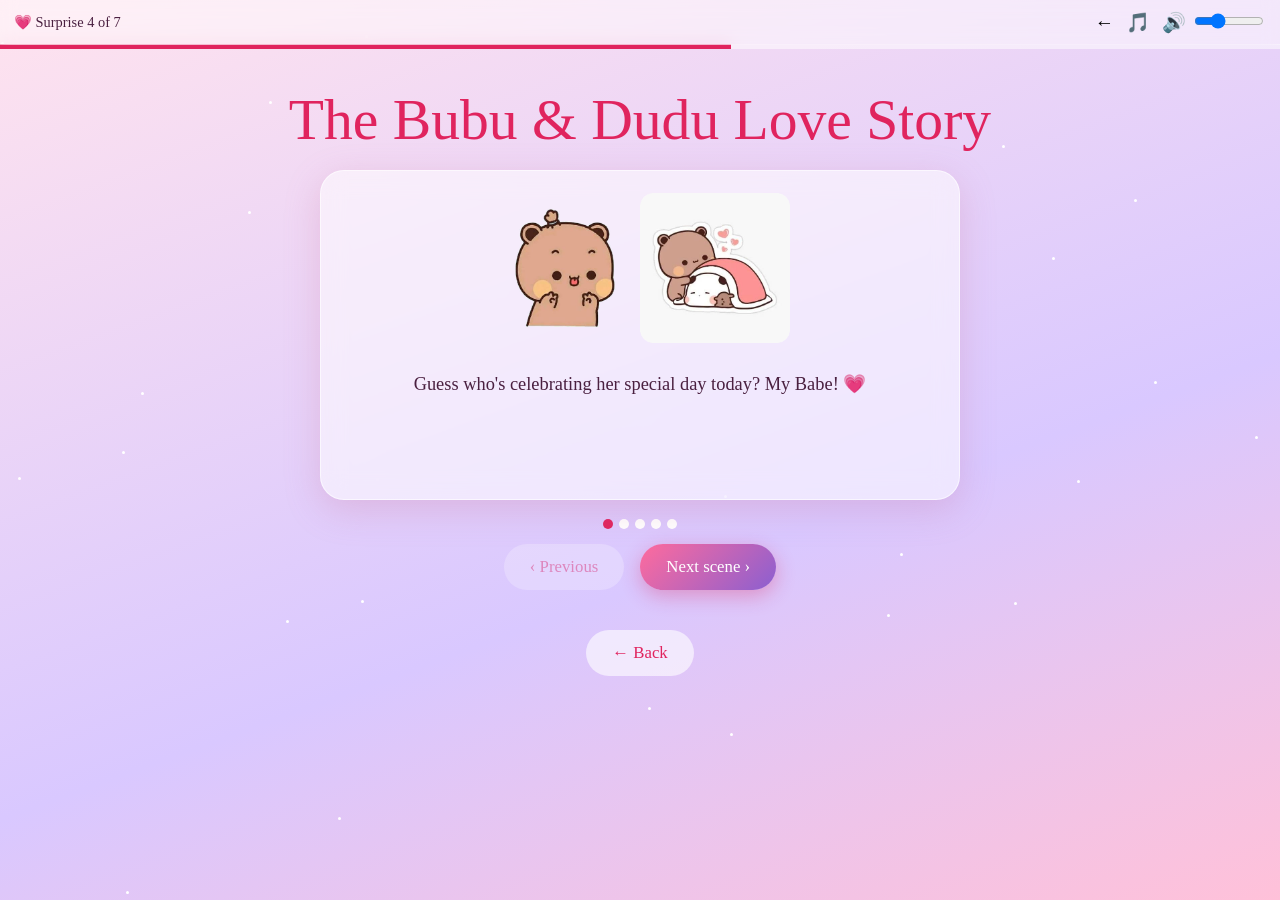
<file: babe-birthday(Nidhi)/b/bubu-dudu.html>
<!DOCTYPE html><html lang="en"><head><meta charset="utf-8"><meta name="viewport" content="width=device-width,initial-scale=1"><title>Bubu & Dudu</title><link rel="stylesheet" href="css/style.css"></head><body data-page="bubu-dudu" class=""><main><h1>The Bubu &amp; Dudu Love Story</h1><div id="scene" class="glass scene"></div><div class="dots" id="dots"></div><button id="prev" class="btn ghost">‹ Previous</button><button id="next" class="btn">Next scene ›</button><div class="nav"><button class="btn ghost" data-go="love-letter">← Back</button><button id="cont" class="btn glow hidden" data-go="birthday-cake">Let's Celebrate Your Birthday! 🎂</button></div></main><script src="js/main.js"></script><script src="js/animations.js"></script></body></html>
</file>
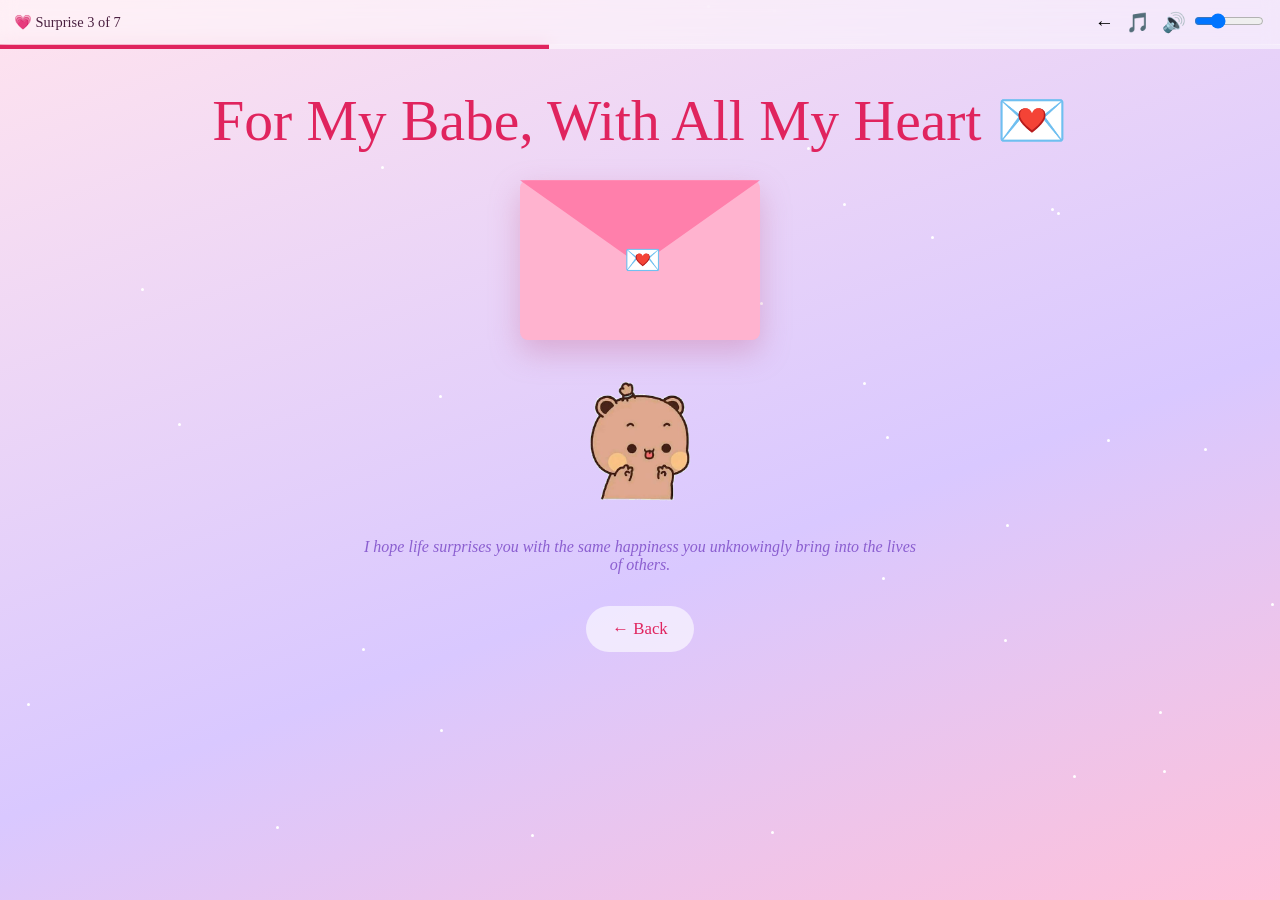
<file: babe-birthday(Nidhi)/b/love-letter.html>
<!DOCTYPE html><html lang="en"><head><meta charset="utf-8"><meta name="viewport" content="width=device-width,initial-scale=1"><title>Love Letter</title><link rel="stylesheet" href="css/style.css"></head><body data-page="love-letter" class=""><main><h1>For My {{nick}}, With All My Heart 💌</h1><button id="env" class="env" aria-label="Open the envelope"><span class="flap"></span><span class="seal">💌</span></button><div id="letter" class="letter hidden"></div><div data-sticker="bubu-heart.png" data-alt="Bubu holding a heart"></div><p class="quote">I hope life surprises you with the same happiness you unknowingly bring into the lives of others.</p><div class="nav"><button class="btn ghost" data-go="memories">← Back</button><button id="cont" class="btn glow hidden" data-go="bubu-dudu">There's Another Surprise, Babe! ✨</button></div></main><script src="js/main.js"></script><script src="js/animations.js"></script></body></html>
</file>
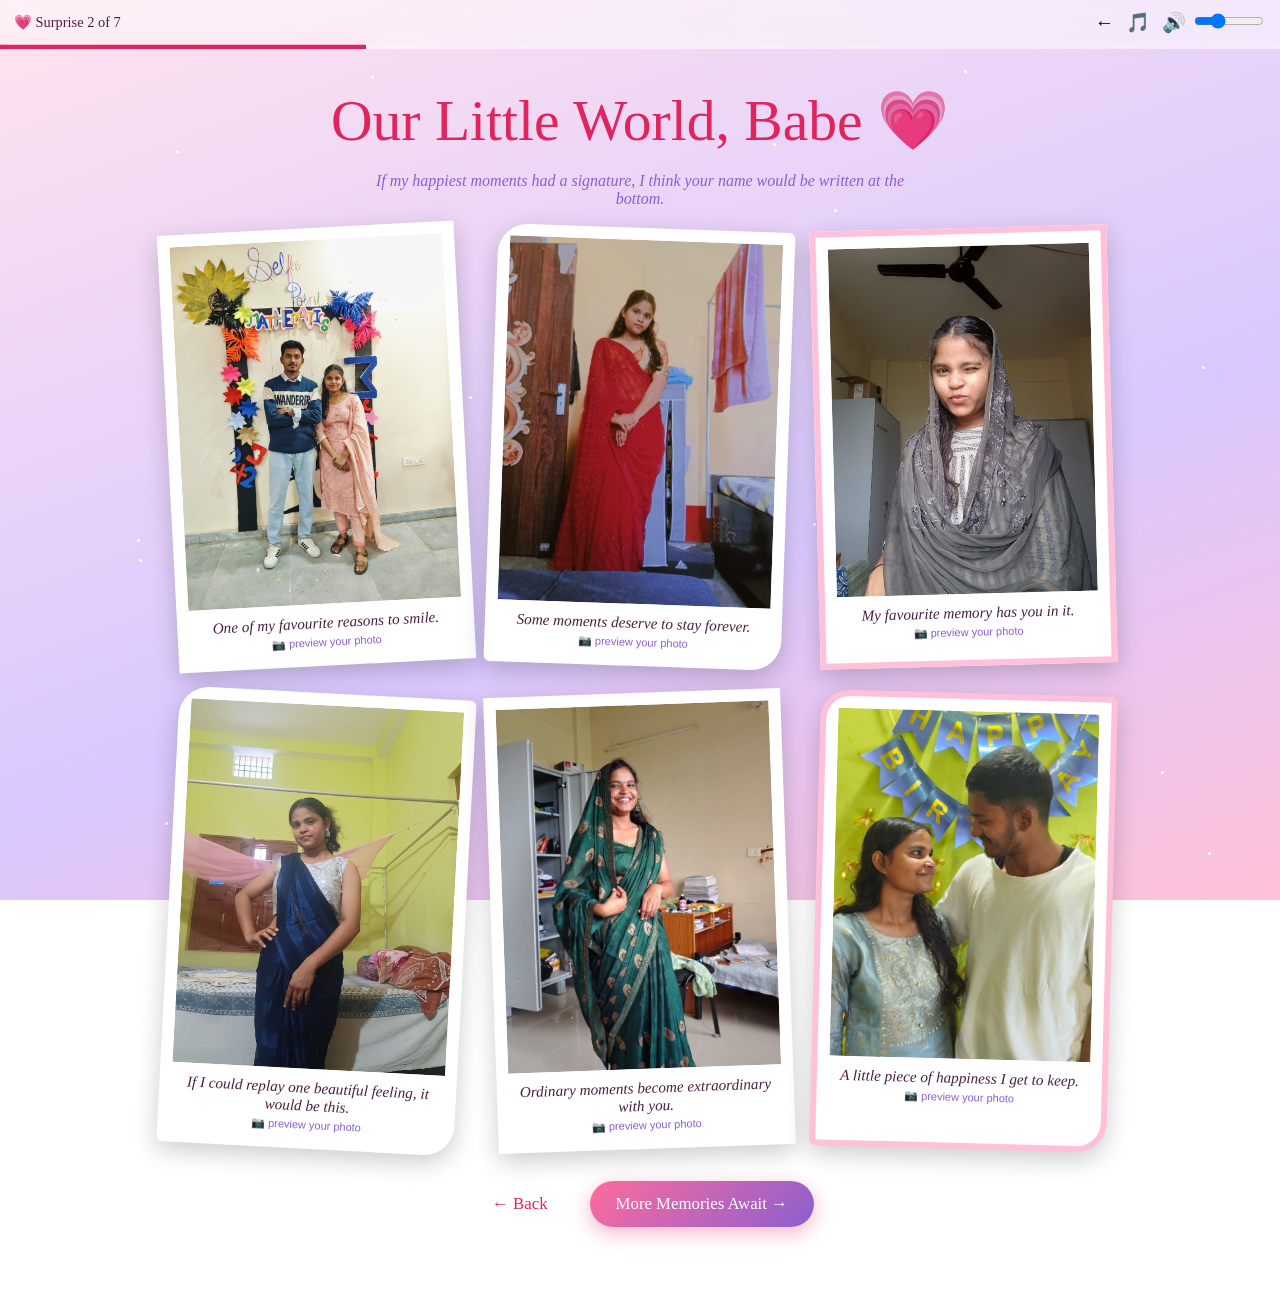
<file: babe-birthday(Nidhi)/b/memories.html>
<!DOCTYPE html><html lang="en"><head><meta charset="utf-8"><meta name="viewport" content="width=device-width,initial-scale=1"><title>Memories</title><link rel="stylesheet" href="css/style.css"></head><body data-page="memories" class=""><main><h1>Our Little World, {{nick}} 💗</h1><p class="quote">If my happiest moments had a signature, I think your name would be written at the bottom.</p><div id="grid" class="grid"></div><div class="nav"><button class="btn ghost" data-go="index">← Back</button><button id="cont" class="btn glow" data-go="love-letter">More Memories Await →</button></div></main><script src="js/main.js"></script><script src="js/animations.js"></script></body></html>
</file>
<file: babe-birthday(Nidhi)/b/css/style.css>
:root{--pink:#ffc1d9;--baby:#ffe3ee;--cream:#fff8f0;--lav:#d9c8ff;--rose:#e0245e;--purple:#8b5fd0;--ink:#4a2040}
*{box-sizing:border-box}html,body{margin:0;min-height:100%}
body{font-family:Georgia,'Times New Roman',serif;color:var(--ink);background:linear-gradient(160deg,var(--baby),var(--lav) 60%,var(--pink));background-attachment:fixed;overflow-x:hidden;animation:pg .8s ease}
@keyframes pg{from{opacity:0;transform:translateY(14px)}}body.leave{opacity:0;transition:.45s}
h1,h2,.script{font-family:'Brush Script MT','Segoe Script',cursive;color:var(--rose);font-weight:400}
h1{font-size:clamp(2rem,7vw,3.6rem);margin:.3em 0}h2{font-size:clamp(1.8rem,6vw,2.8rem);margin:.3em 0}
main{position:relative;z-index:2;max-width:980px;margin:auto;padding:70px 18px 60px;text-align:center}
.glass{background:rgba(255,255,255,.55);backdrop-filter:blur(12px);border:1px solid #fff9;border-radius:24px;box-shadow:0 10px 35px #c9709a44;padding:22px;margin:16px auto;max-width:640px;line-height:1.7}
.btn{font:inherit;font-size:1.05rem;border:0;border-radius:99px;padding:13px 26px;margin:8px;cursor:pointer;color:#fff;background:linear-gradient(135deg,#ff6b9d,var(--purple));box-shadow:0 6px 20px #e0245e55;text-decoration:none;display:inline-block;transition:.2s}
.btn:hover{transform:translateY(-3px) scale(1.04)}.btn.ghost{background:#fff9;color:var(--rose);box-shadow:none}.btn:disabled{opacity:.4}
.btn.glow{animation:glow 1.6s infinite}@keyframes glow{50%{box-shadow:0 0 30px 8px #ff6b9d99}}
:focus-visible{outline:3px solid var(--purple);outline-offset:3px}
.hidden{display:none!important}.fade{animation:pg .9s ease both}
#bg{position:fixed;inset:0;z-index:1;pointer-events:none;overflow:hidden}
.fl{position:absolute;bottom:-40px;animation:up linear forwards}@keyframes up{to{transform:translateY(-115vh) rotate(40deg);opacity:0}}
.st{position:absolute;width:3px;height:3px;background:#fff;border-radius:50%;animation:tw 2s infinite alternate}@keyframes tw{to{opacity:.1}}
.fall{position:absolute;top:-30px;animation:dn linear forwards}@keyframes dn{to{transform:translateY(110vh) rotate(500deg)}}
#hud{position:fixed;top:0;left:0;right:0;z-index:20;display:flex;justify-content:space-between;align-items:center;padding:10px 14px;background:#fff7;backdrop-filter:blur(8px);font-size:.9rem}
#hud button{border:0;background:none;font-size:1.2rem;cursor:pointer}#hud input{width:70px}
.bar{height:5px;background:#fff8;position:fixed;top:44px;left:0;right:0;z-index:20}.bar i{display:block;height:100%;background:var(--rose);transition:width .8s}
.nav{display:flex;justify-content:center;flex-wrap:wrap;margin-top:24px}
.sticker{width:150px;height:150px;object-fit:contain;animation:bob 3s ease-in-out infinite;cursor:pointer}
.ph{display:inline-flex;align-items:center;justify-content:center;text-align:center;width:150px;height:150px;border:2px dashed var(--purple);border-radius:20px;background:#fff8;font:12px sans-serif;padding:8px;animation:bob 3s ease-in-out infinite;cursor:pointer}
@keyframes bob{50%{transform:translateY(-12px) rotate(3deg)}}.pop{animation:pop .5s}@keyframes pop{50%{transform:scale(1.35) rotate(-8deg)}}
.env{position:relative;width:240px;height:160px;margin:26px auto;background:#ffb3cf;border-radius:8px;cursor:pointer;box-shadow:0 12px 30px #c9709a66;border:0;display:block;transition:.3s}
.env .flap{position:absolute;top:0;left:0;right:0;height:85px;background:#ff7fab;clip-path:polygon(0 0,100% 0,50% 100%);transform-origin:top;transition:transform .8s;z-index:2}
.env .seal{position:absolute;left:calc(50% - 16px);top:62px;z-index:3;font-size:30px;transition:.4s}
.env.open .flap{transform:rotateX(180deg);z-index:0}.env.open .seal{opacity:0}.env.open{transform:scale(.85)}
.grid{display:grid;grid-template-columns:repeat(auto-fit,minmax(230px,1fr));gap:26px;margin-top:20px}
.pol{background:#fff;padding:12px 12px 16px;box-shadow:0 8px 24px #0003;transition:.4s;position:relative;transform:rotate(var(--r))}
.pol:nth-child(even){border-radius:30px 6px 30px 6px}.pol:nth-child(3n){border:6px solid var(--pink)}
.pol:hover,.pol:focus-within{transform:rotate(0) scale(1.05);z-index:3}
.pol .im{overflow:hidden;aspect-ratio:3/4;background:var(--baby)}.pol img{width:100%;height:100%;object-fit:cover;transition:.6s;display:block}.pol:hover img{transform:scale(1.1)}
.pol p{margin:10px 0 0;font-style:italic;font-size:.95rem}.pol .pick{font:11px sans-serif;cursor:pointer;color:var(--purple)}
.letter{background:#fffaf0;max-width:660px;margin:20px auto;padding:30px 24px;text-align:left;border-radius:6px;box-shadow:0 10px 30px #8a5a3b33;font-size:1.1rem;line-height:1.8;min-height:120px}
.letter p{margin:0 0 .9em;animation:pg .8s both}
.quote{font-style:italic;color:var(--purple);margin:18px auto;max-width:560px}
.scene{min-height:330px}.scene .cap{font-size:1.15rem}
.dots span{display:inline-block;width:10px;height:10px;border-radius:50%;background:#fff;margin:3px}.dots .on{background:var(--rose)}
.cake{position:relative;width:260px;margin:30px auto 0;height:230px}
.cake .ly{position:absolute;left:50%;transform:translateX(-50%);border-radius:14px;background:linear-gradient(#ffd1e3,#ff9fc4);border-bottom:10px solid #fff;box-shadow:inset 0 -8px #ff7fab}
.l1{width:240px;height:60px;bottom:0}.l2{width:180px;height:55px;bottom:62px;background:linear-gradient(#e9d5ff,#c9a8ff)!important}.l3{width:120px;height:50px;bottom:120px}
.cake.cut .l1,.cake.cut .l2,.cake.cut .l3{clip-path:inset(0 50% 0 0)}
.slice{position:absolute;right:10px;bottom:0;width:110px;height:130px;background:linear-gradient(#ffd1e3,#c9a8ff 60%,#ff9fc4);border-radius:10px;clip-path:polygon(0 100%,100% 100%,100% 0);opacity:0;transition:1.4s}
.cake.cut .slice{opacity:1;transform:translateX(150px) rotate(8deg)}
.candles{position:absolute;bottom:166px;left:50%;transform:translateX(-50%);display:flex;gap:18px}
.cd{width:10px;height:36px;background:repeating-linear-gradient(#fff 0 6px,#ff6b9d 6px 12px);border-radius:3px;position:relative}
.fm{position:absolute;top:-22px;left:-3px;width:16px;height:22px;background:radial-gradient(#fff,#ffd34d 50%,#ff8a00);border-radius:50% 50% 50% 50%/70% 70% 30% 30%;animation:fk .3s infinite alternate;box-shadow:0 0 18px 6px #ffd34d88}
@keyframes fk{to{transform:scale(1.15) rotate(5deg)}}.out .fm{display:none}.wish .fm{animation-duration:.1s}
.knife{position:absolute;top:-30px;left:50%;font-size:40px;opacity:0}.cake.cut .knife{animation:kn 1.2s}@keyframes kn{0%{opacity:1;transform:translateY(-20px)}60%{opacity:1;transform:translateY(140px)}100%{opacity:0;transform:translateY(140px)}}
.crown{font-size:60px;animation:bob 2s infinite}.glowbg{box-shadow:0 0 120px 40px #fff9 inset}
.bar-choc{width:170px;height:260px;margin:20px auto;background:linear-gradient(#6b2fb0,#4b1b85);border-radius:12px;position:relative;cursor:pointer;color:#fff;display:flex;align-items:center;justify-content:center;border:0;font:inherit;box-shadow:0 12px 30px #4b1b8577}
.bar-choc.shake{animation:sh .5s}@keyframes sh{25%{transform:rotate(-6deg)}75%{transform:rotate(6deg)}}
.bar-choc .wr{position:absolute;inset:0;border-radius:12px;background:linear-gradient(#7b3fc4,#4b1b85);display:flex;align-items:center;justify-content:center;flex-direction:column;transition:transform 1s,opacity 1s;transform-origin:top}
.bar-choc.open .wr{transform:translateY(-120%) rotate(-12deg);opacity:0}
.pcs{display:grid;grid-template-columns:repeat(3,1fr);gap:4px;padding:14px;width:100%}.pcs b{background:#5a2d1b;height:40px;border-radius:4px;box-shadow:inset 0 0 0 3px #7a3f26}
body.final{background:linear-gradient(#2a0a3d,#8a2a6a);color:#fff;transition:1.5s}body.final h1{color:#ffb3d1}.final .glass{color:var(--ink)}body.final.bright{background:linear-gradient(#ffb3d1,#ffe3ee);color:var(--ink)}
.bigheart{font-size:110px;animation:hb 1s infinite;cursor:pointer;background:none;border:0;filter:drop-shadow(0 0 25px #ff4d8d)}@keyframes hb{50%{transform:scale(1.18)}}
@media (prefers-reduced-motion:reduce){*{animation:none!important;transition:none!important}}
</file>
